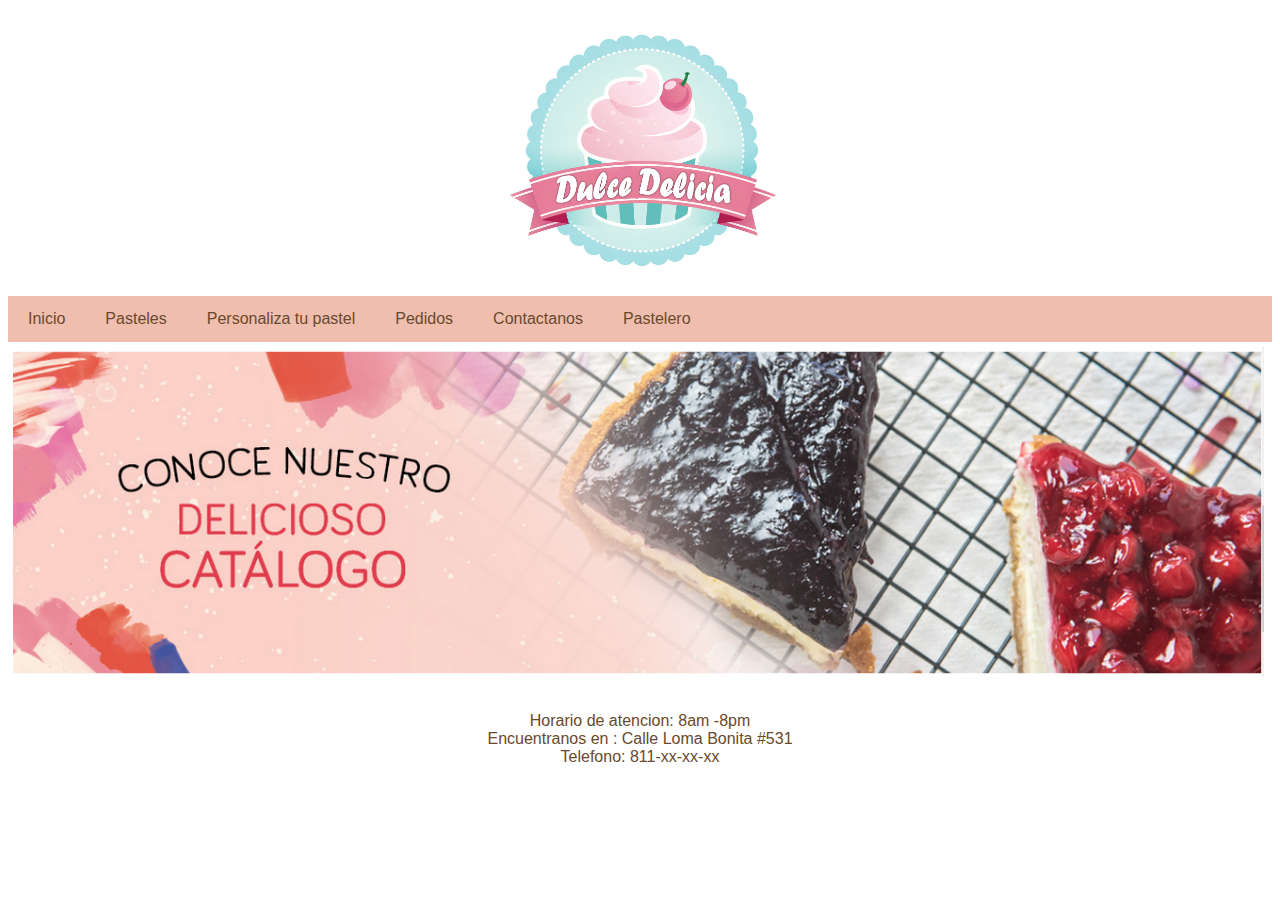
<file: Practica 2/index.html>
<!DOCTYPE html>
<html lang="en">

<head>
    <meta charset="UTF-8" />
    <meta name="viewport" content="width=device-width, initial-scale=1">
    <meta name="description" content=" Pastelería Dulce Delicia , variedad de pasteles">
    <meta name="keywords" content="pasteleria, pastel">
    <meta name="author" content="Isela Puentes Martinez / dulceReinaPasteleria">

    <title>Pasteleria Dulce Delicia</title>
    <style>
        body {
            font-family: Arial, Helvetica, sans-serif;
        }


        .header {
            padding: 10px;
            /* some padding */
            text-align: center;
            /* center the text */
            background: white;
            /* green background */
            color: white;
            /* white text color */
        }

        /* Increase the font size of the h1 element */
        .header h1 {
            font-size: 30px;
        }

        /* Style the top navigation bar */
        .navbar {
            overflow: hidden;
            background-color: #EFBEAF;
        }


        /* Style the navigation bar links */
        .navbar a {
            float: left;
            display: block;
            color: #6A492C;
            text-align: center;
            padding: 14px 20px;
            text-decoration: none;
        }

        /* Right-aligned link */
        .navbar a.right {
            float: right;
        }

        /* Change color on hover */
        .navbar a:hover {
            background-color: #ddd;
            color: black;
        }

        .column {
            float: left;
            width: 99%;
            padding: 5px;
        }

        /* Clearfix (clear floats) */
        .row::after {
            content: "";
            clear: both;
            display: table;
        }

        .text {
            padding: 10px;
            /* some padding */
            text-align: center;
            /* center the text */
            background: white;
            /* green background */
            color: #6A492C;
            /* white text color */
        }
    </style>
</head>


<body>
    <div class="header">
        <a href="index.html">
            <img src="img/reposteria-logo.png" alt="DulceDeliciaPasteleria" class="center" width="300px">
        </a>
    </div>


    <div class="navbar">
        <a href="index.html" class="center">Inicio</a>
        <a href="pasteles.html">Pasteles</a>
        <a href="personalizar.html">Personaliza tu pastel</a>
        <a href="pedidos.html">Pedidos</a>
        <a href="#">Contactanos</a>
        <a href="pastelero.html">Pastelero</a>
    </div>

    <div class="row">
        <div class="column">
            <img src="img/pastel_banner.png" alt="pastel1" style="width:100%">
        </div>
    </div>

    <div class="text">
        <p>
            Horario de atencion: 8am -8pm<br>
            Encuentranos en : Calle Loma Bonita #531<br>
            Telefono: 811-xx-xx-xx<br>
        </p>

    </div>


</body>

</html>
</file>
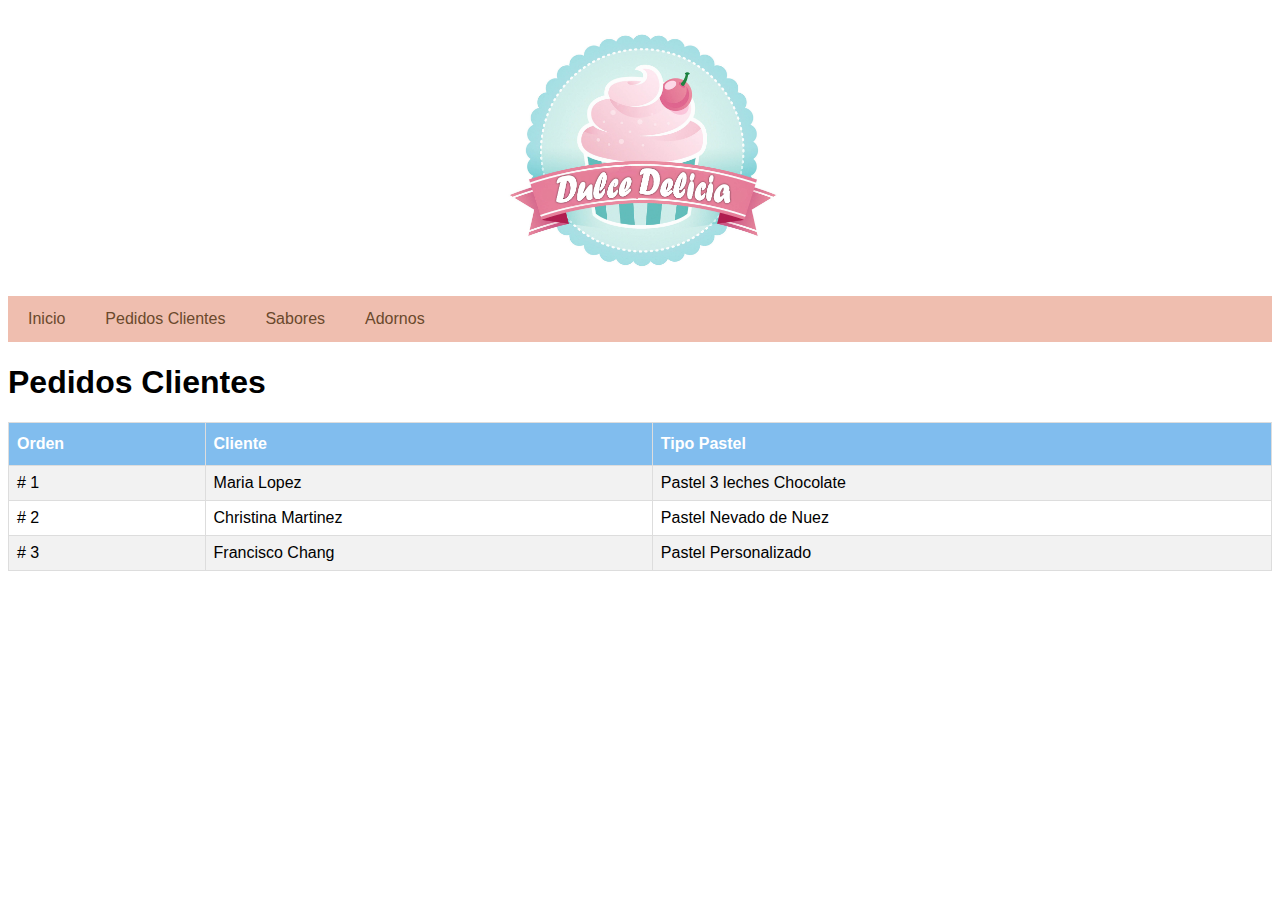
<file: Practica 2/pastelero.html>
<!DOCTYPE html>
<html lang="en">

<head>
    <meta charset="UTF-8" />
    <meta name="viewport" content="width=device-width, initial-scale=1">
    <meta name="description" content=" Pastelería Dulce Delicia , variedad de pasteles">
    <meta name="keywords" content="pasteleria, pastel">
    <meta name="author" content="Isela Puentes Martinez / dulceReinaPasteleria">

    <title>Pasteleria Dulce Delicia</title>
    <style>
        body {
            font-family: Arial, Helvetica, sans-serif;
        }


        .header {
            padding: 10px;
            /* some padding */
            text-align: center;
            /* center the text */
            background: white;
            /* green background */
            color: white;
            /* white text color */
        }

        /* Increase the font size of the h1 element */
        .header h1 {
            font-size: 30px;
        }

        /* Style the top navigation bar */
        .navbar {
            overflow: hidden;
            background-color: #EFBEAF;
        }


        /* Style the navigation bar links */
        .navbar a {
            float: left;
            display: block;
            color: #6A492C;
            text-align: center;
            padding: 14px 20px;
            text-decoration: none;
        }

        /* Right-aligned link */
        .navbar a.right {
            float: right;
        }

        /* Change color on hover */
        .navbar a:hover {
            background-color: #ddd;
            color: black;
        }

        .column {
            float: left;
            width: 99%;
            padding: 5px;
        }

        /* Clearfix (clear floats) */
        .row::after {
            content: "";
            clear: both;
            display: table;
        }

        #customers {
            font-family: Arial, Helvetica, sans-serif;
            border-collapse: collapse;
            width: 100%;
        }

        #customers td,
        #customers th {
            border: 1px solid #ddd;
            padding: 8px;
        }

        #customers tr:nth-child(even) {
            background-color: #f2f2f2;
        }

        #customers tr:hover {
            background-color: #ddd;
        }

        #customers th {
            padding-top: 12px;
            padding-bottom: 12px;
            text-align: left;
            background-color: #81bdee;
            color: white;
        }
    </style>
</head>


<body>
    <div class="header">
        <a href="index.html">
            <img src="img/reposteria-logo.png" alt="DulceDeliciaPasteleria" class="center" width="300px">
        </a>
    </div>


    <div class="navbar">
        <a href="index.html" class="center">Inicio</a>
        <a href="pastelero.html">Pedidos Clientes</a>
        <a href="#">Sabores</a>
        <a href="#">Adornos</a>
        
    </div>

    <h1>Pedidos Clientes</h1>

    <table id="customers">
        <tr>
            <th>Orden</th>
            <th>Cliente</th>
            <th>Tipo Pastel</th>
        </tr>
        <tr>
            <td># 1</td>
            <td>Maria Lopez</td>
            <td>Pastel 3 leches Chocolate</td>
        </tr>
        <tr>
            <td># 2</td>
            <td>Christina Martinez</td>
            <td>Pastel Nevado de Nuez</td>
        </tr>
        <tr>
            <td># 3</td>
            <td>Francisco Chang</td>
            <td>Pastel Personalizado</td>
        </tr>





</body>

</html>
</file>
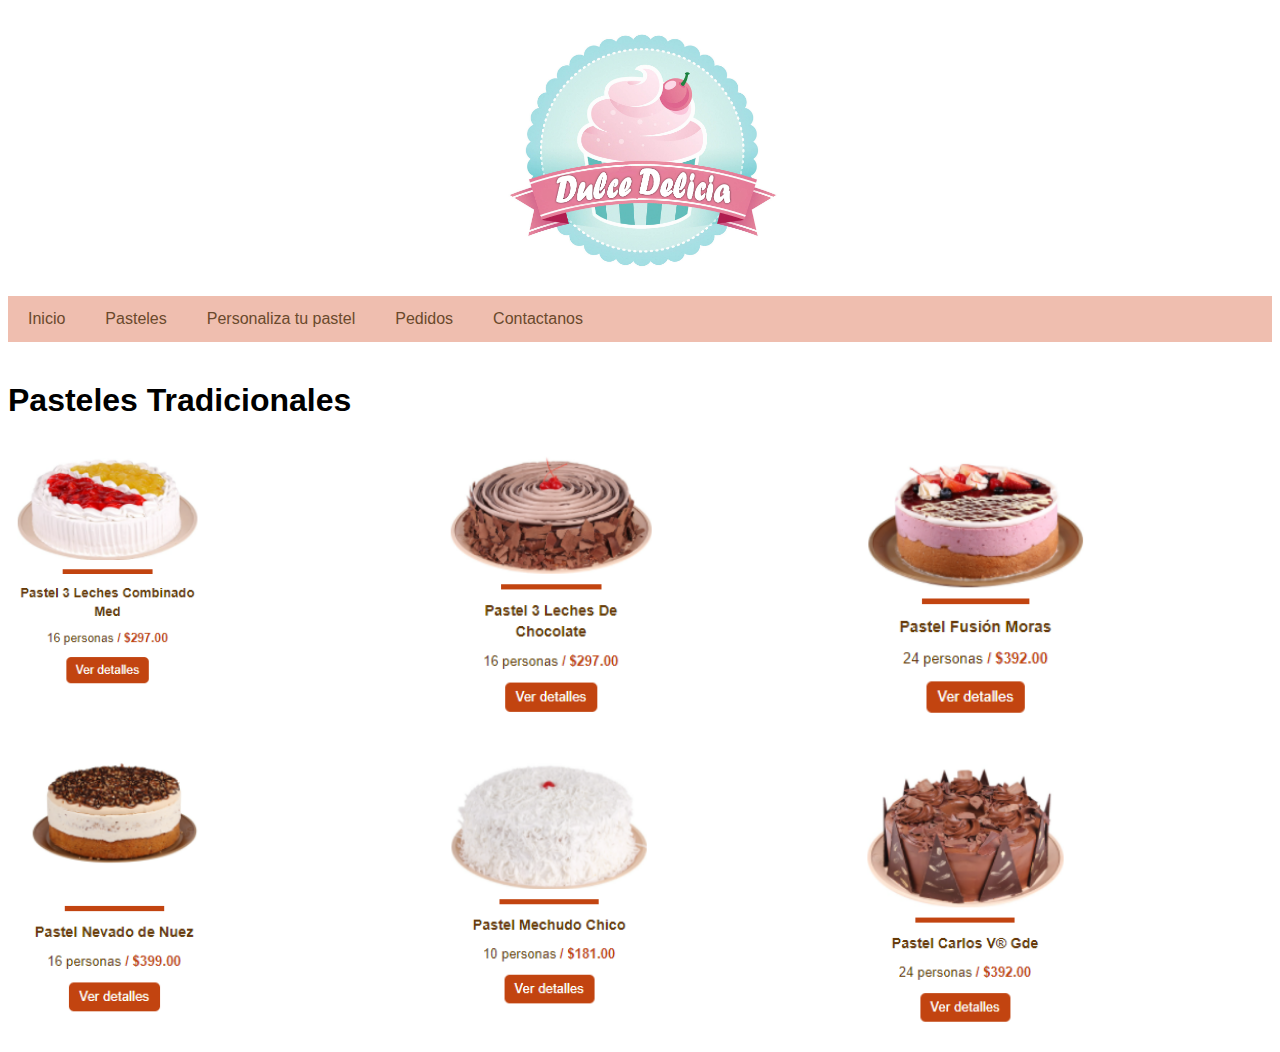
<file: Practica 2/pasteles.html>
<!DOCTYPE html>
<html lang="en">

<head>
    <meta charset="UTF-8" />

    <title>Pasteleria Dulce Reina</title>
    <style>
        body {
            font-family: Arial, Helvetica, sans-serif;
        }


        .header {
            padding: 10px;
            /* some padding */
            text-align: center;
            /* center the text */
            background: white;
            /* green background */
            color: white;
            /* white text color */
        }

        /* Increase the font size of the h1 element */
        .header h1 {
            font-size: 30px;
        }

        * {
            box-sizing: border-box;
        }


        /* Style the top navigation bar */
        .navbar {
            overflow: hidden;
            background-color: #EFBEAF;
        }


        /* Style the navigation bar links */
        .navbar a {
            float: left;
            display: block;
            color: #6A492C;
            text-align: center;
            padding: 14px 20px;
            text-decoration: none;
        }

        /* Right-aligned link */
        .navbar a.right {
            float: right;
        }

        /* Change color on hover */
        .navbar a:hover {
            background-color: #ddd;
            color: black;
        }

        .column {
            float: left;
            width: 33.33%;
            padding: 5px;
        }

        /* Clearfix (clear floats) */
        .row::after {
            content: "";
            clear: both;
            display: table;
        }
    </style>
</head>

<body>
    <div class="header">
        <a href="index.html">
            <img src="img/reposteria-logo.png" alt="DulceDeliciaPasteleria" class="center" width="300px">
        </a>
    </div>

    <div class="navbar">
        <a href="index.html" class="center">Inicio</a>
        <a href="Pasteles.html">Pasteles</a>
        <a href="Personalizar.html">Personaliza tu pastel</a>
        <a href="Pedidos.html">Pedidos</a>
        <a href="#">Contactanos</a>
    </div>

    <br>

    <h1>Pasteles Tradicionales</h1>

    <div class="row">
        <div class="column">
            <img src="img/pastel1.png" alt="pastel1" style="width:50%">
        </div>
        <div class="column">
            <img src="img/pastel2.png" alt="Forest" style="width:60%">
        </div>
        <div class="column">
            <img src="img/pastel3.png" alt="Mountains" style="width:60%">
        </div>
    </div>

    <div class="row">
        <div class="column">
            <img src="img/pastel4.png" alt="pastel1" style="width:50%">
        </div>
        <div class="column">
            <img src="img/pastel5.png" alt="Forest" style="width:55%">
        </div>
        <div class="column">
            <img src="img/pastel6.png" alt="Mountains" style="width:55%">
        </div>
    </div>


</body>

</html>
</file>
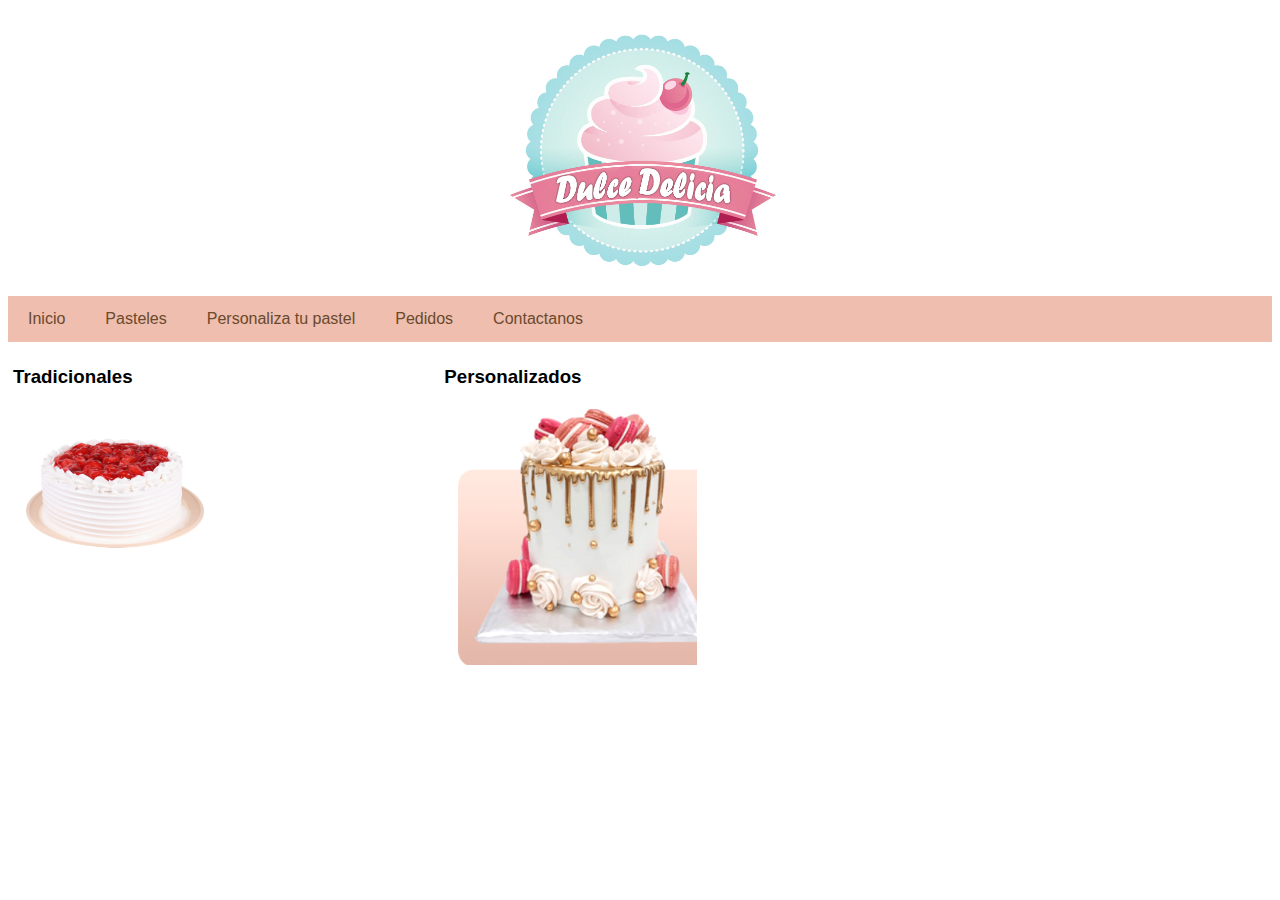
<file: Practica 2/pedidos.html>
<!DOCTYPE html>
<html lang="en">

<head>
    <meta charset="UTF-8" />
    <meta name="viewport" content="width=device-width, initial-scale=1">
    <meta name="description" content=" Pastelería Dulce Delicia , variedad de pasteles">
    <meta name="keywords" content="pasteleria, pastel">
    <meta name="author" content="Isela Puentes Martinez / dulceReinaPasteleria">

    <title>Pasteleria Dulce Delicia</title>
    <style>
        body {
            font-family: Arial, Helvetica, sans-serif;
        }


        .header {
            padding: 10px;
            /* some padding */
            text-align: center;
            /* center the text */
            background: white;
            /* green background */
            color: white;
            /* white text color */
        }

        /* Increase the font size of the h1 element */
        .header h1 {
            font-size: 30px;
        }

        /* Style the top navigation bar */
        .navbar {
            overflow: hidden;
            background-color: #EFBEAF;
        }


        /* Style the navigation bar links */
        .navbar a {
            float: left;
            display: block;
            color: #6A492C;
            text-align: center;
            padding: 14px 20px;
            text-decoration: none;
        }

        /* Right-aligned link */
        .navbar a.right {
            float: right;
        }

        /* Change color on hover */
        .navbar a:hover {
            background-color: #ddd;
            color: black;
        }

        .column {
            float: left;
            width: 33.33%;
            padding: 5px;
        }

        /* Clearfix (clear floats) */
        .row::after {
            content: "";
            clear: both;
            display: table;
        }
    </style>
</head>


<body>
    <div class="header">
        <a href="index.html">
            <img src="img/reposteria-logo.png" alt="DulceDeliciaPasteleria" class="center" width="300px">
        </a>
    </div>


    <div class="navbar">
        <a href="index.html" class="center">Inicio</a>
        <a href="Pasteles.html">Pasteles</a>
        <a href="Personalizar.html">Personaliza tu pastel</a>
        <a href="Pedidos.html">Pedidos</a>
        <a href="#">Contactanos</a>
    </div>


    <div class="row">
        <div class="column">
            <h3>Tradicionales</h3>
            <img src="img/pasteles.png" alt="pastel1" style="width:50%">
        </div>
        <div class="column">
            <h3>Personalizados</h3>
            <img src="img/pastel_personalizado.png" alt="Forest" style="width:60%">
        </div>

    </div>

</body>

</html>
</file>
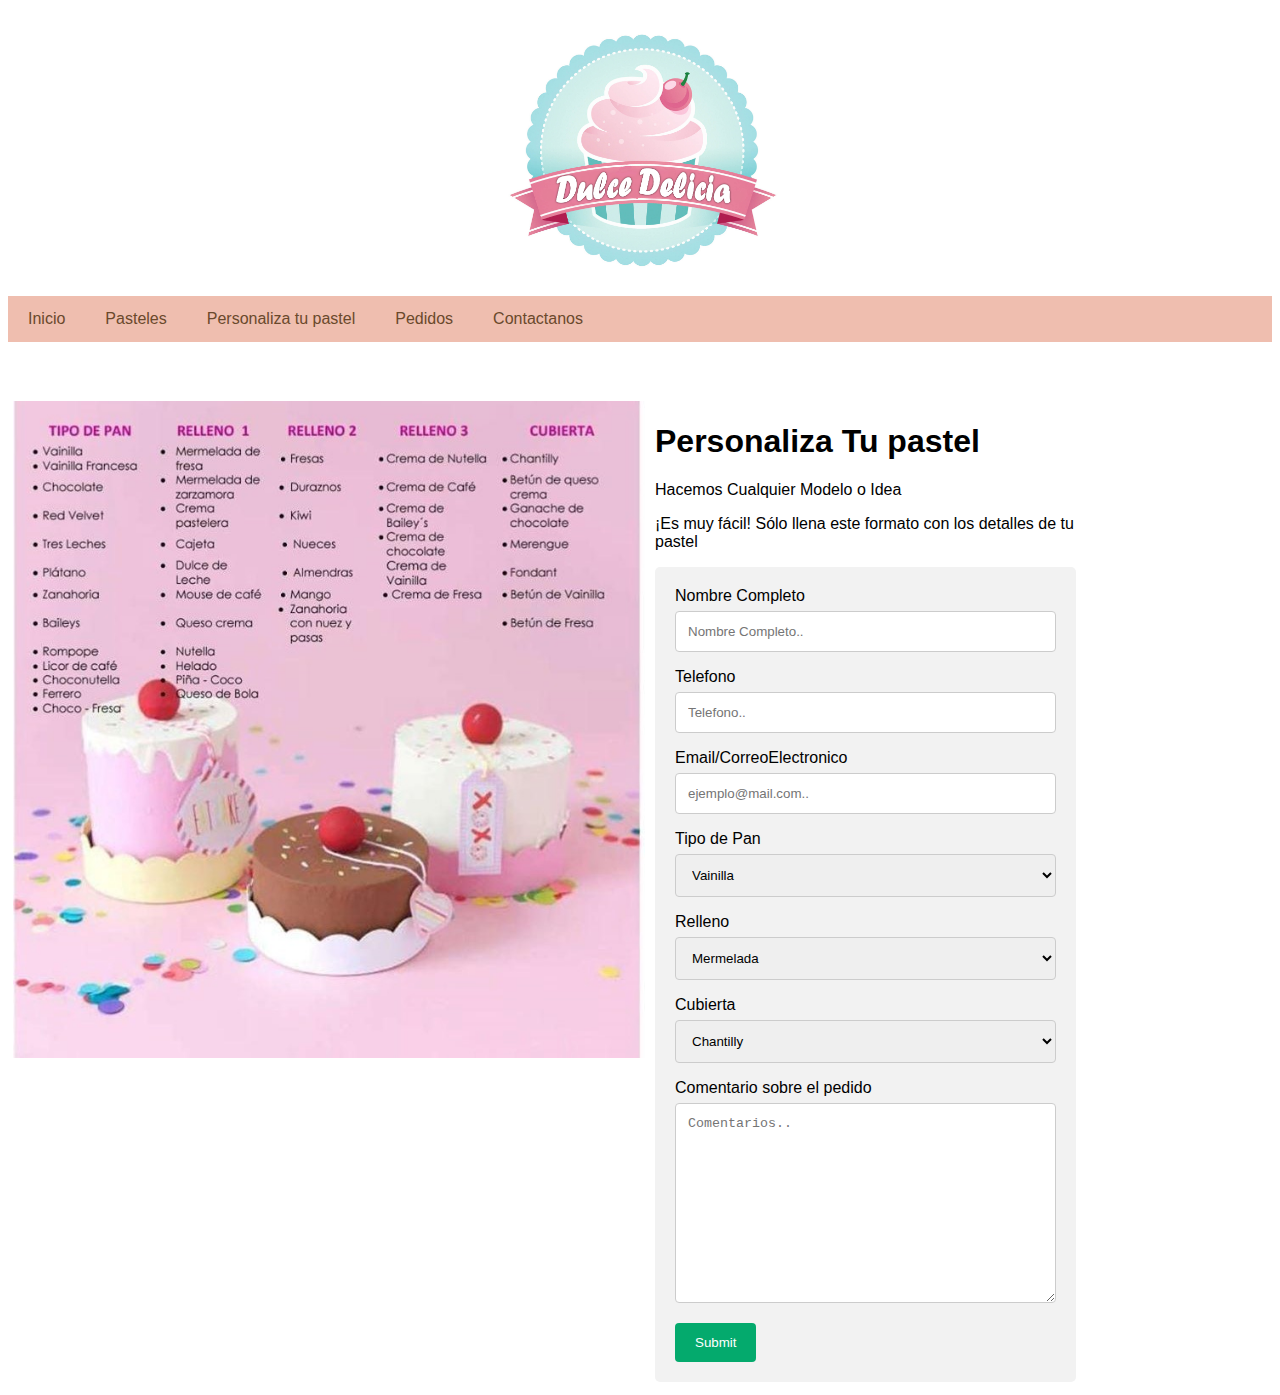
<file: Practica 2/personalizar.html>
<!DOCTYPE html>
<html lang="en">

<head>
    <meta charset="UTF-8" />

    <style>
        body {
            font-family: Arial, Helvetica, sans-serif;
        }


        .header {
            padding: 10px;
            /* some padding */
            text-align: center;
            /* center the text */
            background: white;
            /* green background */
            color: white;
            /* white text color */
        }

        /* Increase the font size of the h1 element */
        .header h1 {
            font-size: 30px;
        }

        /* Style the top navigation bar */
        .navbar {
            overflow: hidden;
            background-color: #EFBEAF;
        }


        /* Style the navigation bar links */
        .navbar a {
            float: left;
            display: block;
            color: #6A492C;
            text-align: center;
            padding: 14px 20px;
            text-decoration: none;
        }

        /* Right-aligned link */
        .navbar a.right {
            float: right;
        }

        /* Change color on hover */
        .navbar a:hover {
            background-color: #ddd;
            color: black;
        }

        .column {
            float: left;
            width: 50%;
            padding: 5px;
        }

        .column2 {
            float: left;
            width: 33.33%;
            padding: 5px;
        }

        /* Clearfix (clear floats) */
        .row::after {
            content: "";
            clear: both;
            display: table;
        }

        input[type=text],
        select,
        textarea {
            width: 100%;
            padding: 12px;
            border: 1px solid #ccc;
            border-radius: 4px;
            box-sizing: border-box;
            margin-top: 6px;
            margin-bottom: 16px;
            resize: vertical;
        }

        input[type=submit] {
            background-color: #04AA6D;
            color: white;
            padding: 12px 20px;
            border: none;
            border-radius: 4px;
            cursor: pointer;
        }

        input[type=submit]:hover {
            background-color: #45a049;
        }

        .container {
            border-radius: 5px;
            background-color: #f2f2f2;
            padding: 20px;
        }
    </style>
</head>


<body>
    <div class="header">
        <a href="index.html">
            <img src="img/reposteria-logo.png" alt="DulceDeliciaPasteleria" class="center" width="300px">
        </a>
    </div>


    <div class="navbar">
        <a href="index.html" class="center">Inicio</a>
        <a href="Pasteles.html">Pasteles</a>
        <a href="Personalizar.html">Personaliza tu pastel</a>
        <a href="Pedidos.html">Pedidos</a>
        <a href="#">Contactanos</a>
    </div>

    <br><br>

    <br>


    <div class="row">
        <div class="column">
            <img src="img/arma_pastel.jpg" alt="pastel_personalizado" style="width:100%">
        </div>

        <div class="column2">
            <h1>Personaliza Tu pastel</h1>
            <p> Hacemos Cualquier Modelo o Idea </p>
            <p> ¡Es muy fácil! Sólo llena este formato con los detalles de tu pastel </p>


            <div class="container">
                <form action="/pedidos.html">
                    <label for="nombre|">Nombre Completo</label>
                    <input type="text" id="fname" name="nombre" placeholder="Nombre Completo..">

                    <label for="tel">Telefono</label>
                    <input type="text" id="tel" name="telefono" placeholder="Telefono..">

                    <label for="email">Email/CorreoElectronico</label>
                    <input type="text" id="email" name="email" placeholder="ejemplo@mail.com..">


                    <label for="Tipo Pan">Tipo de Pan</label>
                    <select id="tpan" name="tipo_pan">
                        <option value="vainilla">Vainilla</option>
                        <option value="chocolate">Chocolate</option>
                        <option value="zanahoria">Zanahoria</option>
                    </select>

                    <label for="Relleno">Relleno</label>
                    <select id="rellenoPan" name="relleno_pan">
                        <option value="mermelada">Mermelada</option>
                        <option value="quesoCrema">Queso Crema</option>
                        <option value="cajeta">Cajeta</option>
                        <option value="almendras">Almendras</option>
                    </select>

                    <label for="Adornos">Cubierta</label>
                    <select id="adornoP" name="adorno_pastel">
                        <option value="chantilly">Chantilly</option>
                        <option value="merengue">Merengue</option>
                        <option value="fondant">Fondant</option>
                    </select>

                    <label for="subject">Comentario sobre el pedido</label>
                    <textarea id="subject" name="subject" placeholder="Comentarios.." style="height:200px"></textarea>

                    <input type="submit" value="Submit">
                </form>
            </div>
        </div>

    </div>





</body>

</html>
</file>
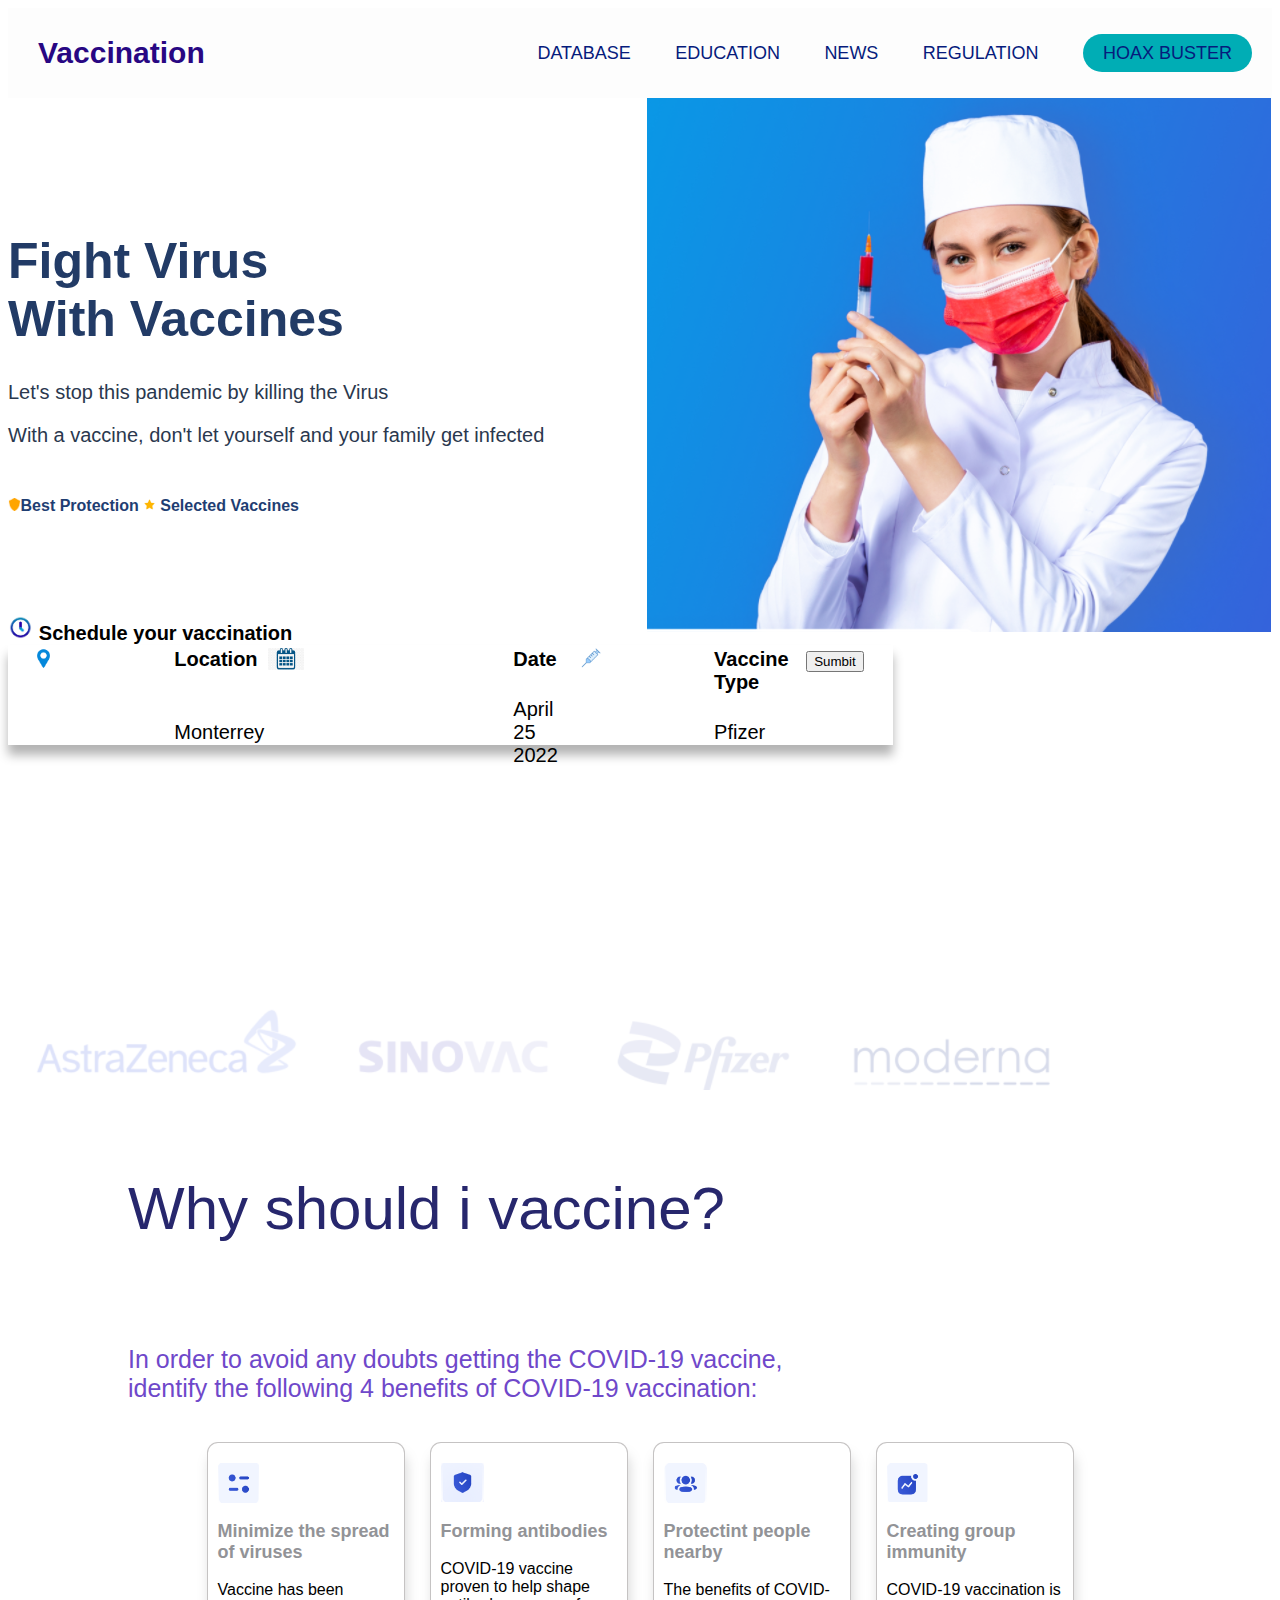
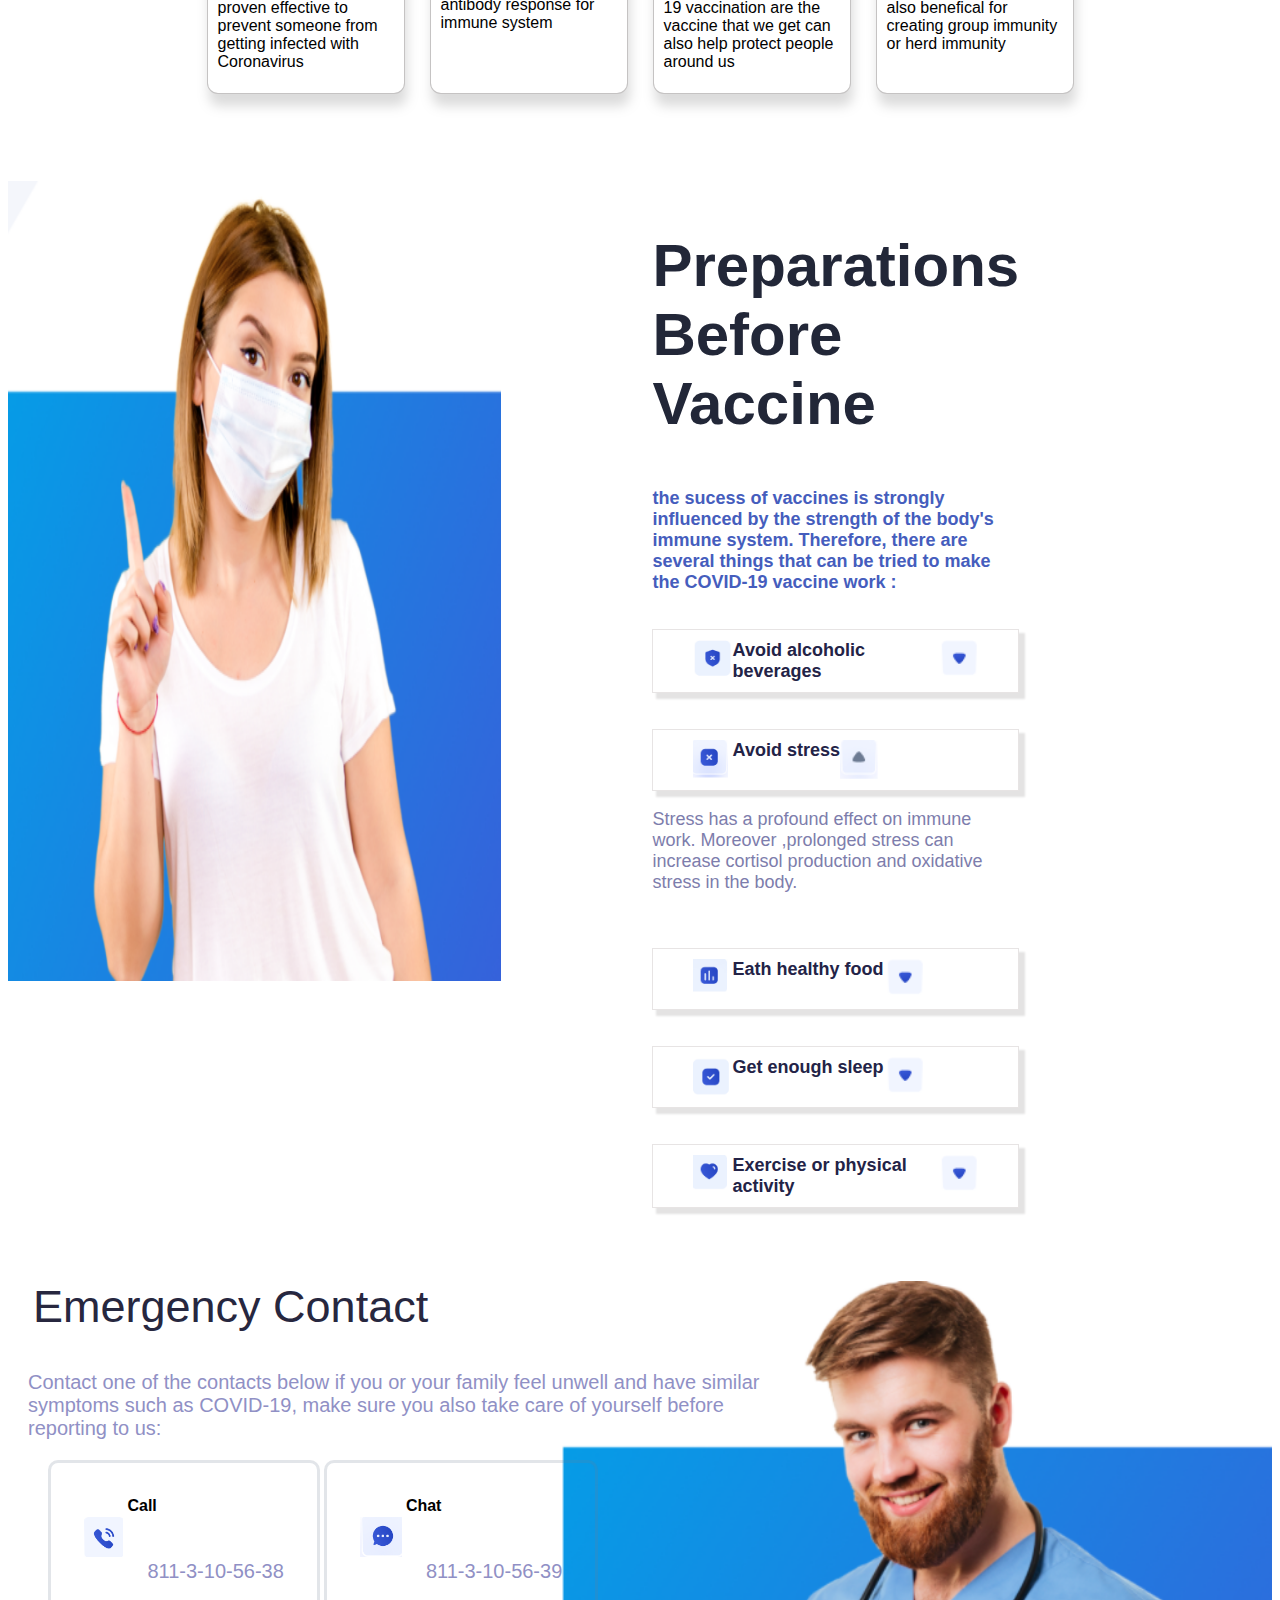
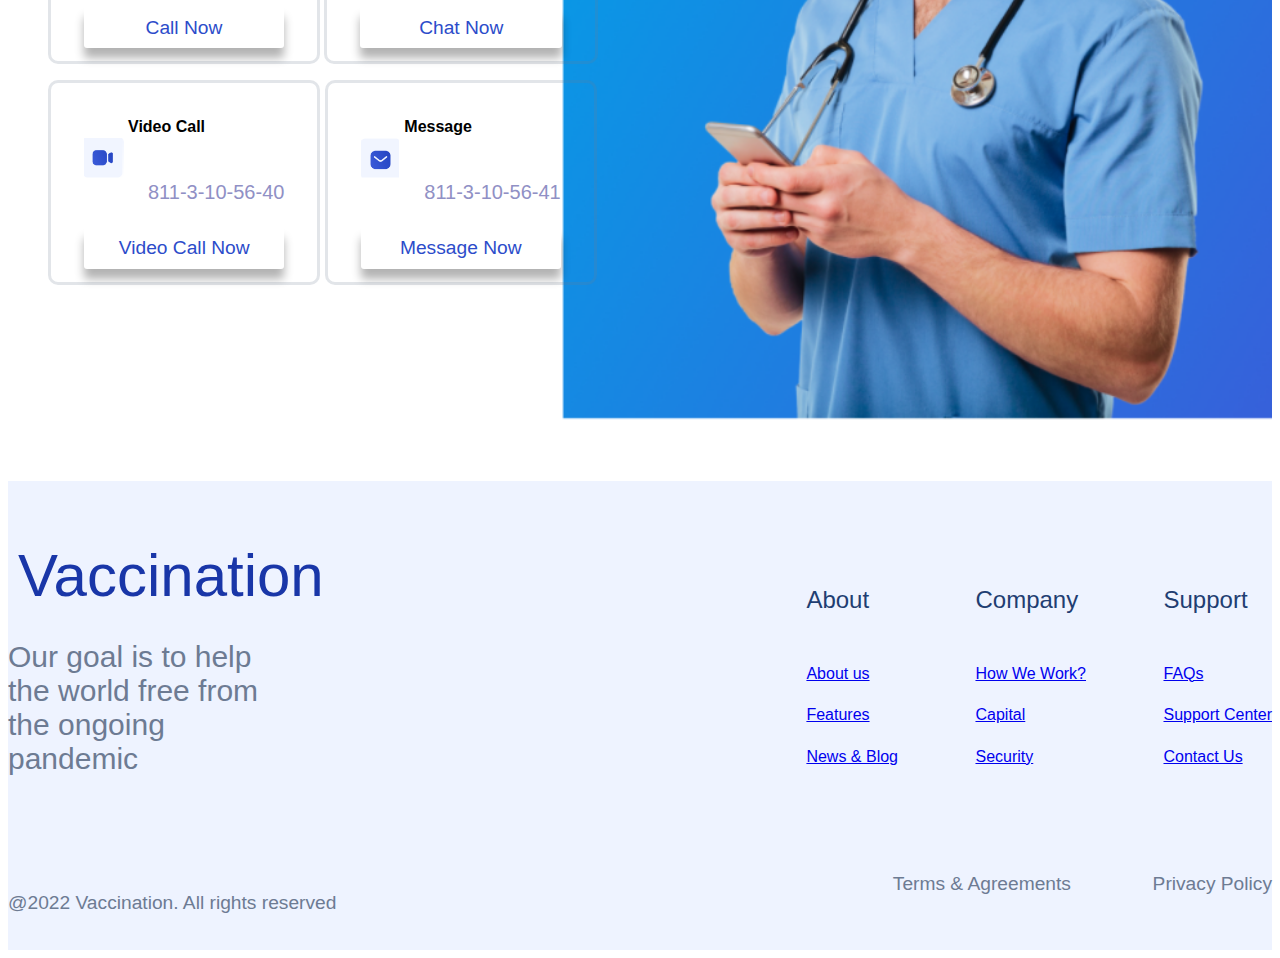
<file: Practica 3/vacunacion.html>
<!DOCTYPE html>
<html lang="en">

<head>
  <meta charset="UTF-8">
  <meta name="viewport" content="width=device-width, initial-scale=1.0">
  <title>Vaccination</title>
  <link rel="stylesheet" href="./css/webStyle.css">
</head>

<body>
  <header>
    <nav class="main-nav">
      <a href="#vaccination" class="mainLogo">Vaccination</a>
      <ul class="navlinks">
        <li><a href="#dataBase">Database</a></li>
        <li><a href="#education">Education</a></li>
        <li><a href="#news">News</a></li>
        <li><a href="#regulation">Regulation</a></li>
        <li><a href="#hoaxBuster" class="menu">Hoax Buster</a></li>
      </ul>
    </nav>
  </header>

  <main>
    <div class="container-H">
      <div class="left-container">
        <div class="left-container-text">
          <h1>Fight Virus<br>With Vaccines</h1>
          <p>
            Let's stop this pandemic by killing the Virus
          </p>
          <p>
            With a vaccine, don't let yourself and your family get infected
          </p>
          <div class="text-icons">
            <img src="css/img/shield-icon.png" alt="" style="width:1%"><span><b>Best Protection</b></span>
            <img src="css/img/star-icon.jpg" alt="" style="width:1%"> <span><b>Selected Vaccines</b></span>
          </div>
        </div>

        <div class="schedule-container">
          <h4><img src="css/img/timer.jpg" alt="" style="width:2%">
            Schedule your vaccination</h4>
          <div class="info">
            <table>
              <tr>
                <th rowspan="3"><img src="css/img/location-vac.png" alt="" style="width:15%"></th>
                <th>Location</th>
                <th rowspan="3"><img src="css/img/date-vac.jpg" alt="" style="width:15%"></th>
                <th>Date</th>
                <th rowspan="3"><img src="css/img/syringe-vac.png" alt="" style="width:15%"> </th>
                <th>Vaccine Type</th>
                <th rowspan="3"><button>Sumbit</button></th>
                <th></th>
              </tr>
              <tr>
                <td>Monterrey</td>
                <td>April 25 2022</td>
                <td>Pfizer</td>
              </tr>
            </table>
          </div>
        </div>
      </div>
    </div>

    <div class="Logos-container">
      <img src="css/img/img_vaccination2.png" alt="">
    </div>

    <div class="why-Container">
      <div class="why-Vaccine">
        <div class="why-Tittle">
          <p>Why should i vaccine?</p>
        </div>
        <div class="why-Text">
          <p>In order to avoid any doubts getting the COVID-19 vaccine, identify the following 4 benefits of COVID-19
            vaccination:</p>
        </div>
      </div>
    </div>
    <br>
    <br>
    <br>
    <div class="why-Panels">
      <div class="panels">
        <div class="panel-Img">
          <img src="css/img/panel-img1.png" alt="+_img" height="40px">
        </div>
        <div class="panel-Title">
          <p>Minimize the spread of viruses</p>
        </div>
        <div class="panel-Text">
          <p class="minitext">Vaccine has been proven effective to prevent someone from getting infected with
            Coronavirus</p>
        </div>
      </div>
      <div class="panels">
        <div class="panel-Img">
          <img src="css/img/panel-img2.png" alt="shield_img" height="40px">
        </div>
        <div class="panel-Title">
          <p>Forming antibodies</p>
        </div>
        <div class="panel-Text">
          <p class="minitext">COVID-19 vaccine proven to help shape antibody response for immune system</p>
        </div>
      </div>
      <div class="panels">
        <div class="panel-Img">
          <img src="css/img/panel-img3.png" alt="comunity_img" height="40px">
        </div>
        <div class="panel-Title">
          <p>Protectint people nearby</p>
        </div>
        <div class="panel-Text">
          <p class="minitext">The benefits of COVID-19 vaccination are the vaccine that we get can also help protect
            people around us</p>
        </div>
      </div>
      <div class="panels">
        <div class="panel-Img">
          <img src="css/img/panel-img4.png" alt="group" height="40px">
        </div>
        <div class="panel-Title">
          <p>Creating group immunity</p>
        </div>
        <div class="panel-Text">
          <p class="minitext">COVID-19 vaccination is also benefical for creating group immunity or herd immunity</p>
        </div>
      </div>
    </div>

    <div class="prep-Container">

      <div class="prep-container-img"></div>

      <div class="prep-container-text">
        <h2>Preparations Before Vaccine</h2>
        <p> the sucess of vaccines is strongly influenced by the strength of the body's immune system. Therefore, there
          are
          several things that can be tried to make the COVID-19 vaccine work :
        </p>
        <div class="prep-container-list">
          <p class="prep-downBox">
            <img src="css/img/prep-img1.png" height="40px">Avoid alcoholic beverages
            <img src="css/img/prep-img-down.png" style="float:right;" height="40px">
          </p>
          <p class="prep-downBox">
            <img src="css/img/prep-img2.png" height="40px">Avoid stress
            <img src="css/img/prep-img-up.png" style="float:right;" height="40px">
          <div class="prep-downBox-Text">Stress has a profound effect on immune work.
            Moreover ,prolonged stress can increase cortisol production and oxidative stress in the body.
          </div>

          </p>
          <p class="prep-downBox">
            <img src="css/img/prep-img3.png" height="40px">Eath healthy food
            <img src="css/img/prep-img-down.png" height="40px">
          </p>
          <p class="prep-downBox">
            <img src="css/img/prep-img4.png" height="40px">Get enough sleep <br>
            <img src="css/img/prep-img-down.png" height="40px">
          </p>
          <p class="prep-downBox">
            <img src="css/img/prep-img5.png" height="40px">Exercise or physical activity
            <img src="css/img/prep-img-down.png" height="40px">
          </p>

        </div>
      </div>
    </div>

    <section class="contacts-Container">
      <div class="contacts-Info">
        <h2>Emergency Contact</h2>
        <p>Contact one of the contacts below if you or your family
          feel unwell and have similar symptoms such as COVID-19,
          make sure you also take care of yourself before reporting to us:
        </p>

        <ul class="contacts-Lines">
          <li>
            <table>
              <tr>
                <td rowspan="2"><img src="css/img/contacts-img1.png" alt=""></td>
                <td>
                  <h4>Call</h4>
                </td>
              </tr>
              <tr>
                <td>
                  <p>811-3-10-56-38</p>
                </td>
              </tr>
              <tr>
                <td colspan="2"><button>Call Now</button></td>
              </tr>
            </table>
          </li>

          <li>
            <table>
              <tr>
                <td rowspan="2"><img src="css/img/contacts-img2.png" alt=""></td>
                <td>
                  <h4>Chat</h4>
                </td>
              </tr>
              <tr>
                <td>
                  <p>811-3-10-56-39</p>
                </td>
              </tr>
              <tr>
                <td colspan="2"><button>Chat Now</button></td>
              </tr>
            </table>
          </li>
        </ul>
        <ul class="contacts-Lines">
          <li>
            <table>
              <tr>
                <td rowspan="2"><img src="css/img/contacts-img3.png" alt=""></td>
                <td>
                  <h4>Video Call</h4>
                </td>
              </tr>
              <tr>
                <td>
                  <p>811-3-10-56-40</p>
                </td>
              </tr>
              <tr>
                <td colspan="2"><button>Video Call Now</button></td>
              </tr>
            </table>
          </li>
          <li>
            <table>
              <tr>
                <td rowspan="2"><img src="css/img/contacts-img4.png" alt=""></td>
                <td>
                  <h4>Message</h4>
                </td>
              </tr>
              <tr>
                <td>
                  <p>811-3-10-56-41</p>
                </td>
              </tr>
              <tr>
                <td colspan="2"><button>Message Now</button></td>
              </tr>
            </table>
          </li>
        </ul>


      </div>
    </section>


    <footer>
      <div class="footer-Container">
        <div class="footer-Info">
          <div class="footer-Vacc">
            <h3>Vaccination</h3>
            <p>Our goal is to help the world free from the ongoing pandemic</p>
          </div>
          <div class="footer-Links">
            <ul>
              <li>
                <h4>About</h4>
              </li>
              <li><a href="#">About us</a></li>
              <li><a href="#">Features</a></li>
              <li><a href="#">News & Blog</a></li>
            </ul>
            <ul>
              <li>
                <h4>Company</h4>
              </li>
              <li><a href="#">How We Work?</a></li>
              <li><a href="#">Capital</a></li>
              <li><a href="#">Security</a></li>
            </ul>
            <ul>
              <li>
                <h4>Support</h4>
              </li>
              <li><a href="#">FAQs</a></li>
              <li><a href="#">Support Center</a></li>
              <li><a href="#">Contact Us</a></li>
            </ul>
          </div>
        </div>
        <div class="footer-Vacc-Rights">
          <p>@2022 Vaccination. All rights reserved</p>
          <div class="footer-Vacc-Politics">
            <a href="#">Terms & Agreements</a>
            <a href="#">Privacy Policy</a>
          </div>
        </div>
      </div>
    </footer>



</body>

</html>
</file>
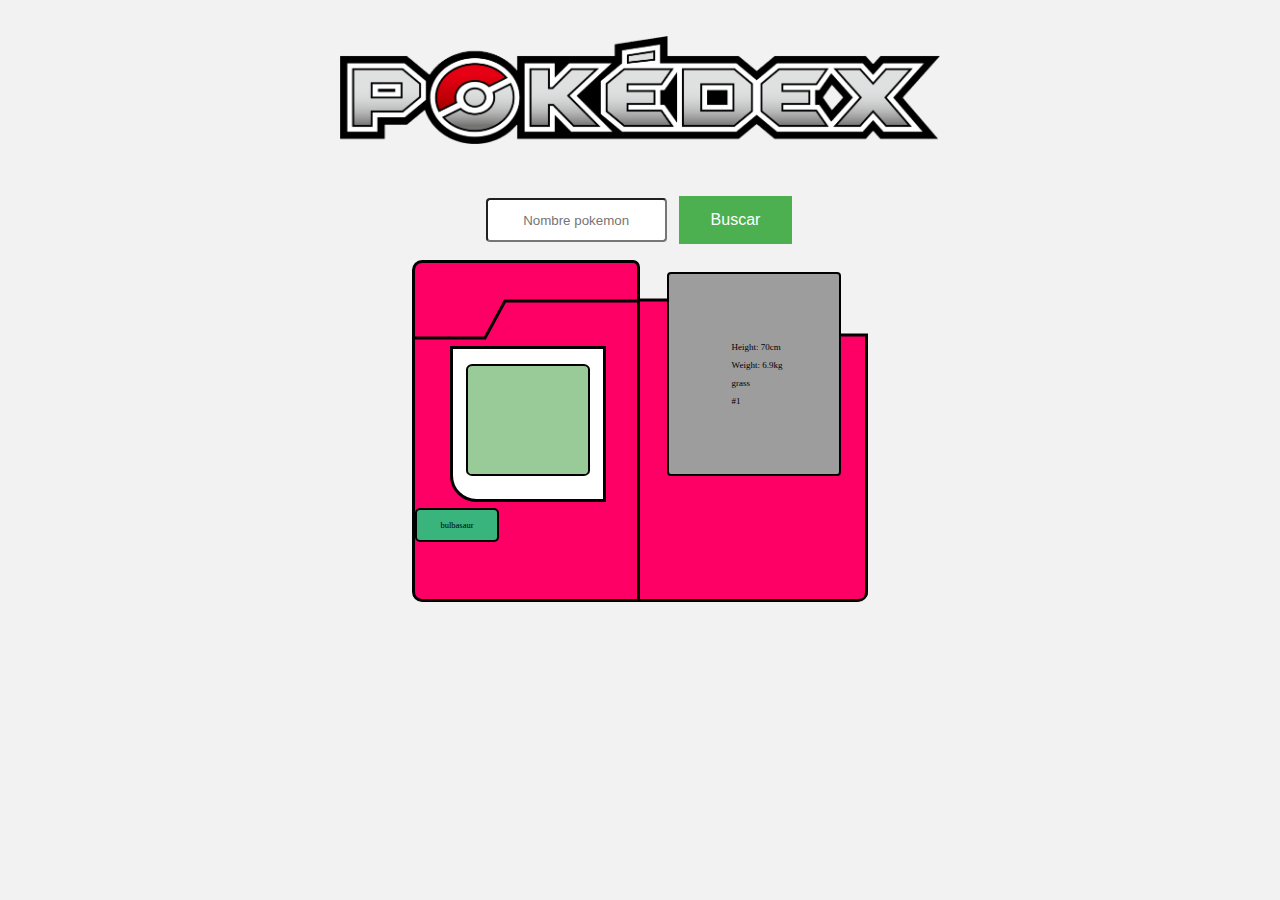
<file: Practica 4/pokemon.html>
<!DOCTYPE html>
<html lang="en">

<head>
    <link rel="stylesheet" href="pokedexStyle.css" />
</head>

<body>

    <div class="logo">
        <img src="pokedex.png" height="60%" alt="logo">
    </div>

    <div class="search-container">
        <input id="name-input" type="text" placeholder="Nombre pokemon" />
        <button id="search-btn" class="button-search">Buscar</button>
    </div>

    <div id="pokedex">
        <!-- Left Panel -->
        <div id="left-panel">
            <!-- Top lights -->
            <div class="left-top-container">
                <svg height="100" width="225" class="left-svg">
                    <polyline points="0,75 70,75 90,38 224,38" style="fill: none; stroke: black; stroke-width: 3" />
                </svg>
            </div>
            <!-- Center Screen -->
            <div class="screen-container">
                <div class="screen">
                    <div class="top-screen-lights"> </div>
                    <div id="pokemon-screen"></div>
                    <div class="bottom-screen-lights"> </div>
                </div>
            </div>
            <div class="green-screen">
                <span id="name-screen">bulbasaur</span>
            </div>

        </div>
        <!-- Right-panel -->
        <div id="right-panel">
            <!-- Blank container -->
            <div class="empty-container">
                <svg height="100%" width="100%">
                    <polyline points="0,0 0,40 138,40 158,75 250,75 250,0 0,0"
                        style="fill: #f2f2f2; stroke: none; stroke-width: 3" />
                    <polyline points="0,40 138,40 158,75 250,75" style="fill: none; stroke: black; stroke-width: 3" />
                </svg>
            </div>
            <!-- Top screen -->
            <div class="top-screen-container">
                <div id="info-screen" class="right-panel-screen">
                    Height: 70cm 
                    <br>Weight: 6.9kg
                    <br> grass
                    <br>#1
                </div>
            </div>

        </div>
    </div>
    <script src="pokedex.js"></script>
</body>
</file>
<file: Practica 3/css/webStyle.css>
/*Style general*/
* {
    font-family: Arial, Helvetica, sans-serif;
}

header {
    background-color: #fdfdfd;
  }


/*Navigation bar*/
.main-nav {
    height: 90px;
  }


.mainLogo {
    color: rgb(40, 7, 131);
    line-height: 90px;
    font-size: 30px;
    font-weight: bold;
    text-decoration: none;
    margin-left: 30px;
    font-family: "Helvetica", sans-serif;
  }
  
  .navlinks {
    list-style: none;
    float: right;
    line-height: 90px;
    margin: 0;
    padding: 0;
  }
  
  .navlinks li {
    display: inline-block;
    margin: 0px 20px;
  }
  
  .navlinks li a {
    color: rgb(6, 27, 124);
    text-decoration: none;
    font-size: 18px;
    border-radius: 50px;
    transition: all 0.3s linear 0s;
    text-transform: uppercase;
  }
  
  .navlinks li a:hover {
    color: #3213bd;  
    padding: 9px 20px;
    border-radius: 50px;
    transition: all 0.3s ease 0s;
    border-bottom: none;    
  }    

  .navlinks li a.menu {
    background-color: #00adb5;
    padding: 9px 20px;
    border-radius: 50px;
    transition: all 0.3s ease 0s;
    border-bottom: none;
  }
  
  .navlinks li a.menu:hover {
    background-color: #047e85;
    color: white;
    border-bottom: none;
  }

  /*Containers*/

  .left-container {
    padding-top: 100px;  
  } 
 
  
  .left-container-text h1 {
    color: #223b66;
    font-family: 'Helvetica', sans-serif;
    font-size: 50px;  
  }
  
  .left-container-text p {
    color: #2a384e;
    font-family: 'Helvetica', sans-serif;
    font-size: 20px;      
  }

  .container-H {
    width: 100%;
    height: 900px; 
    background-image: url(img/img_vaccination1.png);
    background-position: right top;
    background-repeat: no-repeat;          
  }

  /*Icons & Schedule*/

  .text-icons {
    margin-top: 50px;
    color: #1F3E72;    
    margin-right: 10px;
  }  

  .schedule-container {
    margin-top: 100px;
    height: 70px;     
  }

  .schedule-container h4 {
    font-family: 'Helvetica', sans-serif;
    font-size: 20px;   
    display: inline;
  }
  .schedule-container .info {
    align-items: center;
    background-color: hsla(1, 0%, 100%, 0.8);
    box-shadow: 0px 10px 10px rgba(0, 0, 0, 0.3);
    display: flex;
    height: 100px;
    width: 70%;
  }
  .schedule-container table {
    font-family: 'Helvetica', sans-serif;
    font-size: 20px;
    font-weight: 200;
    margin: auto;
    text-align: left;
    vertical-align: middle;
    width: 95%;
    
  }
 
  .schedule-container table th {
    vertical-align: top;
  }
  
 /*Why Vaccine*/
  
.why-Container{
    width:100%-50px;
    height: 250px;
    padding: 10px;
}

.why-Vaccine{
    width: 700px;
    height: 170px;
    display: flex;
    padding: 10px;
    flex-direction : column;
    position: relative;
    left: 100px;       
    gap: 17px;
}

.why-Tittle{
    font-size: 60px;
    color: rgb(39, 39, 109) ;
    font-weight: 300;
    font-family: Helvetica, sans-serif;
}

.why-Text{
  font-size: 25px;
  color: rgb(111, 72, 202) ;
  font-weight: 200;
  font-family: Helvetica, sans-serif;
}


.why-Panels{
    width: 100%;
    height: 300px;
    display: flex;
    flex-wrap: wrap;
    justify-content: center;
    align-items: center;
    gap: 25px;
}

.panels{
    width: 176px;
    height: 220px;
    background-color: white;
    box-shadow: 2px 12px 12px rgba(128, 128, 128, 0.282);
    padding: 20px 10px 10px 10px;
    border-width: 1px;
    border-style:solid;
    border-radius: 11px;
    border-color: rgba(165, 161, 161, 0.638);
   
}

.panel-Img{
    width: 176px;
    height: 40px;
    margin-bottom: 17px;
}

.panel-Title{
    font-size: 18px;
    font-family: Arial, Helvetica, sans-serif;
    font-weight: bold;
    color: rgb(146, 147, 151) ;
}

.panel-Text{
    width: 176px;
    height: 100px ;
}


.prep-Container{
  display: flex;
  width: 80%;
  height: 900px;
  margin-top: 5%;
}

.prep-container-img{  
  position: relative;
  height: 800px;
  width: 300%;    
  background-image: url("img/img_vaccination3.png");
  background-size: 100% 100%;
  
}

.prep-container-text {
  margin-left: 15%;
  font-size: 18px;
  font-family: Helvetica, sans-serif;
  font-weight: bold;
  color: rgb(69, 93, 189) ;
  text-align: left;
}


.prep-container-text h2{
  font-size: 60px;
  font-family: Helvetica, sans-serif;
  font-weight: bold;
  color: rgb(34, 39, 56) ;
   text-align: left;
}



.prep-container-list{
display: inline-flex;
flex-direction: column;
position: relative;
}

.prep-downBox{
  box-shadow:5px 5px 2px 1px rgb(228, 227, 227);
  padding: 10px 40px 10px 40px;
  border: 1px solid rgb(231, 228, 228);
  margin-top:5%;
  color: rgb(35, 35, 71);
  font-weight: 700;
  display: flex;
  
}

.prep-downBox-Text{
  color: rgb(125, 125, 172);
  font-size: 18px;
  font-weight: 100;

}

.contacts-Containers {
  height: 800px;
  margin-top: 200px;
  width: 100%;
}

.contacts-Container {
  background-image: url("img/img_vaccination4.png");
  background-position: right top;
  background-repeat: no-repeat;
  background-size: contain;
  height: 800px;
  margin-top: 200px;
  width: 100%;
}


.contacts-Info {  
  width: 60%;
}

.contacts-Info h2 {  
  margin-left: 25px;
  color: rgb(39, 39, 63);
  font-size: 45px;
  font-weight: 500;
}

.contacts-Info p 
{
  margin-left: 20px;  
  color: rgb(144, 144, 197);
  font-size: 20px;
  font-weight: 300;
}

.contacts-Card{
  width: 35%;
}

.contacs-Lines {
  
  display: grid;
  gap: 3%;
  grid-template-columns: 1fr 1fr;
  grid-template-rows: 1fr 1fr;
  list-style: none;
  margin: 0%;
  padding: 0%;

}


.contacts-Lines li {
  display: inline-block;
  vertical-align:top;
  padding: 10px 30px;
  list-style: none;
  border: solid 3px rgba(109, 123, 147, 0.2);
  border-radius: 10px;
  
}
.contact-Lines li:hover {
  background-color: #dfeafc;
  border: solid 3px rgba(109, 123, 147, 0.5);
  box-shadow: 0px 10px 10px rgba(0, 0, 0, 0.3);
}
.contacts-Lines li button {
  background-color: white;
  border: none;
  border-radius: 3px;
  box-shadow: 0px 10px 10px rgba(0, 0, 0, 0.3);
  color: #2c4cca;
  cursor: pointer; 
  font-family: 'Helvetica', sans-serif;
  font-size: 1.2em;
  padding: .5em 1em;
  text-decoration: none;
  transition: all ease-in-out .3s;
  width: 100%;
}
.contacts-Lines li button:hover {
  background-color: #2c4cca;
  color: white;
}
.contacts-Lines table{
  width: 100%;
}
.contacts-Lines table img {
  height: 40px;
}

/*Footer*/

footer {
  background-color: #EEF3FF;
}

.footer-Info {
  align-items: flex-start;
  display: flex;
  flex-flow: row nowrap;
  justify-content: space-between;
}

.footer-Info {
  padding: 50px 0;
  width: 100%;
}
.footer-Vacc {
  width: 20%;
}

.footer-Vacc h3{
  color: #1936a8;
  font-family: 'Helvetica', sans-serif;
  font-size: 60px;
  font-weight: 300;
  margin: 10px;  
}


.footer-Vacc p, .footer-Vacc a {
  color: #6d7b93;
  font-family: 'Helvetica', sans-serif;
  font-size: 30px;
  font-weight: 400;
  text-decoration: none;
}
.footer-Vacc a:hover {
  color: #3155e9;
}

.footer-Vacc-Rights {
  padding: 1em 0;
}

.footer-Vacc-Rights {
  align-items: flex-start;
  display: flex;
  flex-flow: row nowrap;
  justify-content: space-between;
}

.footer-Vacc-Rights p, .footer-Vacc-Rights a {
  color: #6d7b93;
  font-family: 'Helvetica', sans-serif;
  font-size: 1.2em;
  font-weight: 400;
  line-height: 1.2em;
  text-decoration: none;
}

.footerRights a:hover {
  color: #3558e7;
}


.footerLinksa {
  width: 40%;
}


.footer-Links {
  width: 40%;
  line-height: 2.6em;
}

.footer-Links {
  align-items: flex-start;
  display: flex;
  flex-flow: row nowrap;
  justify-content: space-between;
}

.footer-Links h4 {
  color: #1F3E72;
  font-family: 'Hind Vadodara', sans-serif;
  font-size: 1.5em;
  font-weight: 400;
}
.footer-Links ul {
  list-style: none;
}
.footer-Vacc-Politics {
  width: 30%;
}

.footer-Vacc-Politics {
  align-items: flex-start;
  display: flex;
  flex-flow: row nowrap;
  justify-content: space-between;
}
</file>
<file: Practica 4/pokedexStyle.css>
:root {
    --main-bg-color: #fe0065;
    --secondary-bg-color: #f2f2f2;
    --main-screen-bg-color: #98cb98;
    --secondary-screen-bg-color: #9e9d9d;
    --main-buttons-color: #585858;
    --square-buttons-color: #7ca9f7;
  }
  
  .red {
    background-color: #ff0000;
  }
  .yellow {
    background-color: #fecb65;
  }
  .green {
    background-color: #32cb65;
  }
  .blue {
    background-color: #3298cb;
  }
  
  .light-blue {
    background-color: #85bdfe;
  }
  .light-red {
    background-color: #fe98cb;
  }
  .light-yellow {
    background-color: #fefecb;
  }
  .light-green {
    background-color: #98fe00;
  }
  
  * {
    margin: 0;
    padding: 0;
  }
  
  body {
    height: 100vh;
    width: 100vw;
    display: flex;
    flex-direction: column;
    justify-content: start;
    align-items: center;
    background-color: var(--secondary-bg-color);
  }
  
  .logo {
    justify-self: start;
    width: 100%;
    height: 20%;
    display: flex;
    justify-content: center;
    align-items: center;
  }
  
  .search-container {
    width: 100%;
    height: 80px;
    justify-self: center;
    align-self: center;
    display: flex;
    justify-content: center;
    align-items: center;
  }
  
  .button-search {
    background-color: #4CAF50; /* Green */
    border: none;
    color: white;
    padding: 15px 32px;
    text-align: center;
    text-decoration: none;
    display: inline-block;
    font-size: 16px;
    margin: 4px 2px;
    cursor: pointer;
  }


  input {
    text-align: center;
    height: 40px;
    border-radius: 4px;
    margin-right: 10px;
  }
  /* poke-dex */
  #pokedex {
    height: 342px;
    width: calc(228px * 2);
    display: flex;
    border-radius: 10px;
  }
  
  @media only screen and (max-width: 600px) {
    #pokedex {
      width: 90%;
    }
  }
  
  /* LEFT PANEL */
  #left-panel {
    background-color: var(--main-bg-color);
    box-sizing: border-box;
    height: 100%;
    width: 50%;
    display: grid;
    grid-template-rows: 23% 50% 27%;
    border: solid black 3px;
    border-top-left-radius: 10px;
    border-bottom-left-radius: 10px;
    border-top-right-radius: 7px;
  }


/* Center Screen */

.screen-container {
  display: flex;
  justify-content: center;
  align-items: center;
}

.screen {
  width: 150px;
  height: 150px;
  border: solid black;
  border-radius: 0 0 0 17%;
  display: grid;
  grid-template-rows: 10% 72% 18%;
  background-color: white;
}

#pokemon-screen {
  height: 100%;
  width: 80%;
  justify-self: center;
  background-color: var(--main-screen-bg-color);
  border: solid black 2px;
  border-radius: 5%;
  background-image: url(https://assets.pokemon.com/assets/cms2/img/pokedex/full/001.png);
  background-position: center;
  background-repeat: no-repeat;
  background-size: contain;
}


.green-screen {
  width: 80px;
  height: 30px;
  border-radius: 5px;
  border: solid black 2px;
  background-color: #3ab47d;
  display: flex;
  justify-content: center;
  align-items: center;
}

#name-screen {
  width: 100%;
  font-family: 'Press Start 2P', cursive;
  text-align: center;
  font-size: 8.5px;
  overflow-wrap: break-word;
}

/* top screen */
.top-screen-container {
    display: flex;
    justify-content: center;
    align-items: center;
  }

/* RIGHT PANEL */

#right-panel {
  background-color: var(--main-bg-color);
  box-sizing: border-box;
  position: relative;
  height: 100%;
  width: 50%;
  display: grid;
  grid-template-rows: 24% repeat(4, 19%);
  border-bottom: solid black 3px;
  border-bottom-right-radius: 10px;
}
#right-panel::before {
  content: '';
  position: absolute;
  left: -3px;
  bottom: 0;
  width: 100%;
  height: 265px;
  border-right: solid black 3px;
  border-bottom-right-radius: 7px;
}

.right-panel-screen {
  font-family: 'Press Start 2P', cursive;
  width: 160px;
  height: 200px;
  background-color: var(--secondary-screen-bg-color);
  border: solid black 2px;
  border-radius: 4px;
  font-size: xx-small;
  padding-left: 2px;
  padding-right: 2px;
  display: flex;
  align-items: center;
  justify-content: center;
  text-align: left;
  padding-left: 8px;
  line-height: 2;
}
</file>
